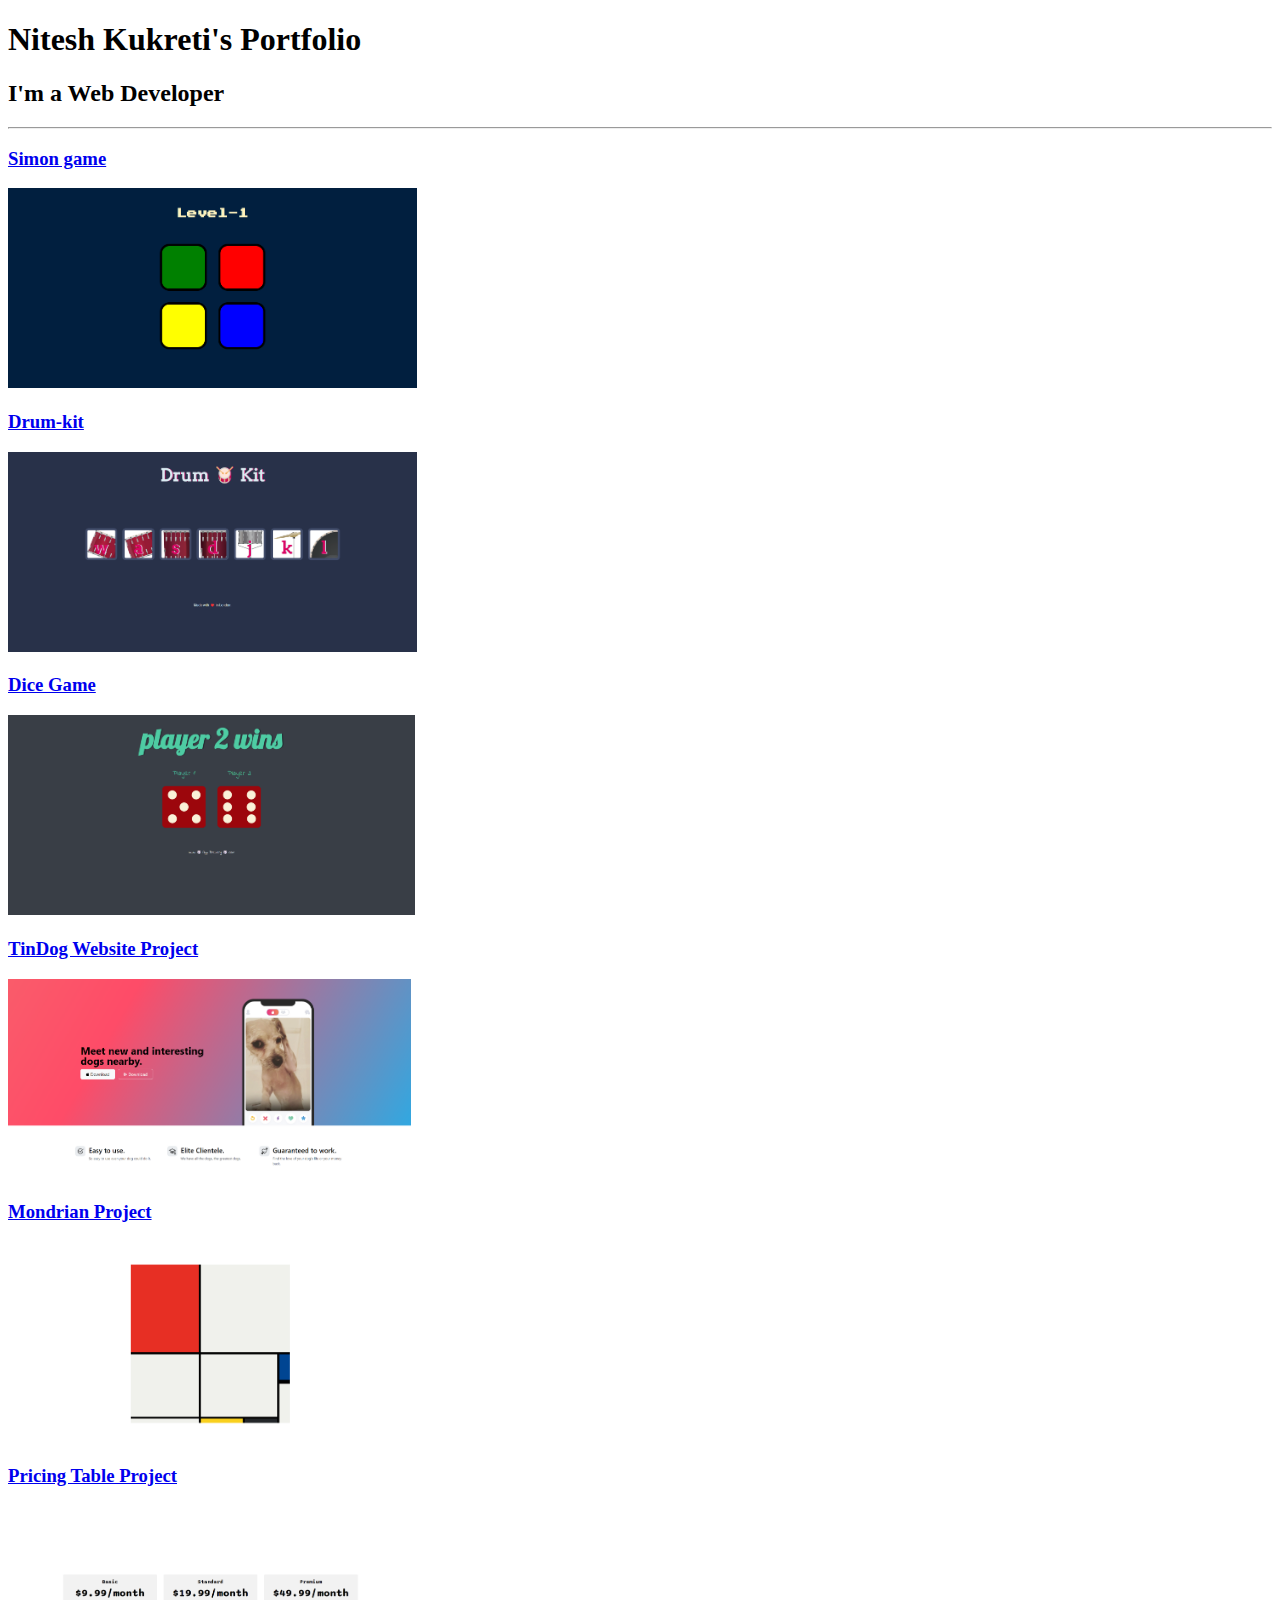
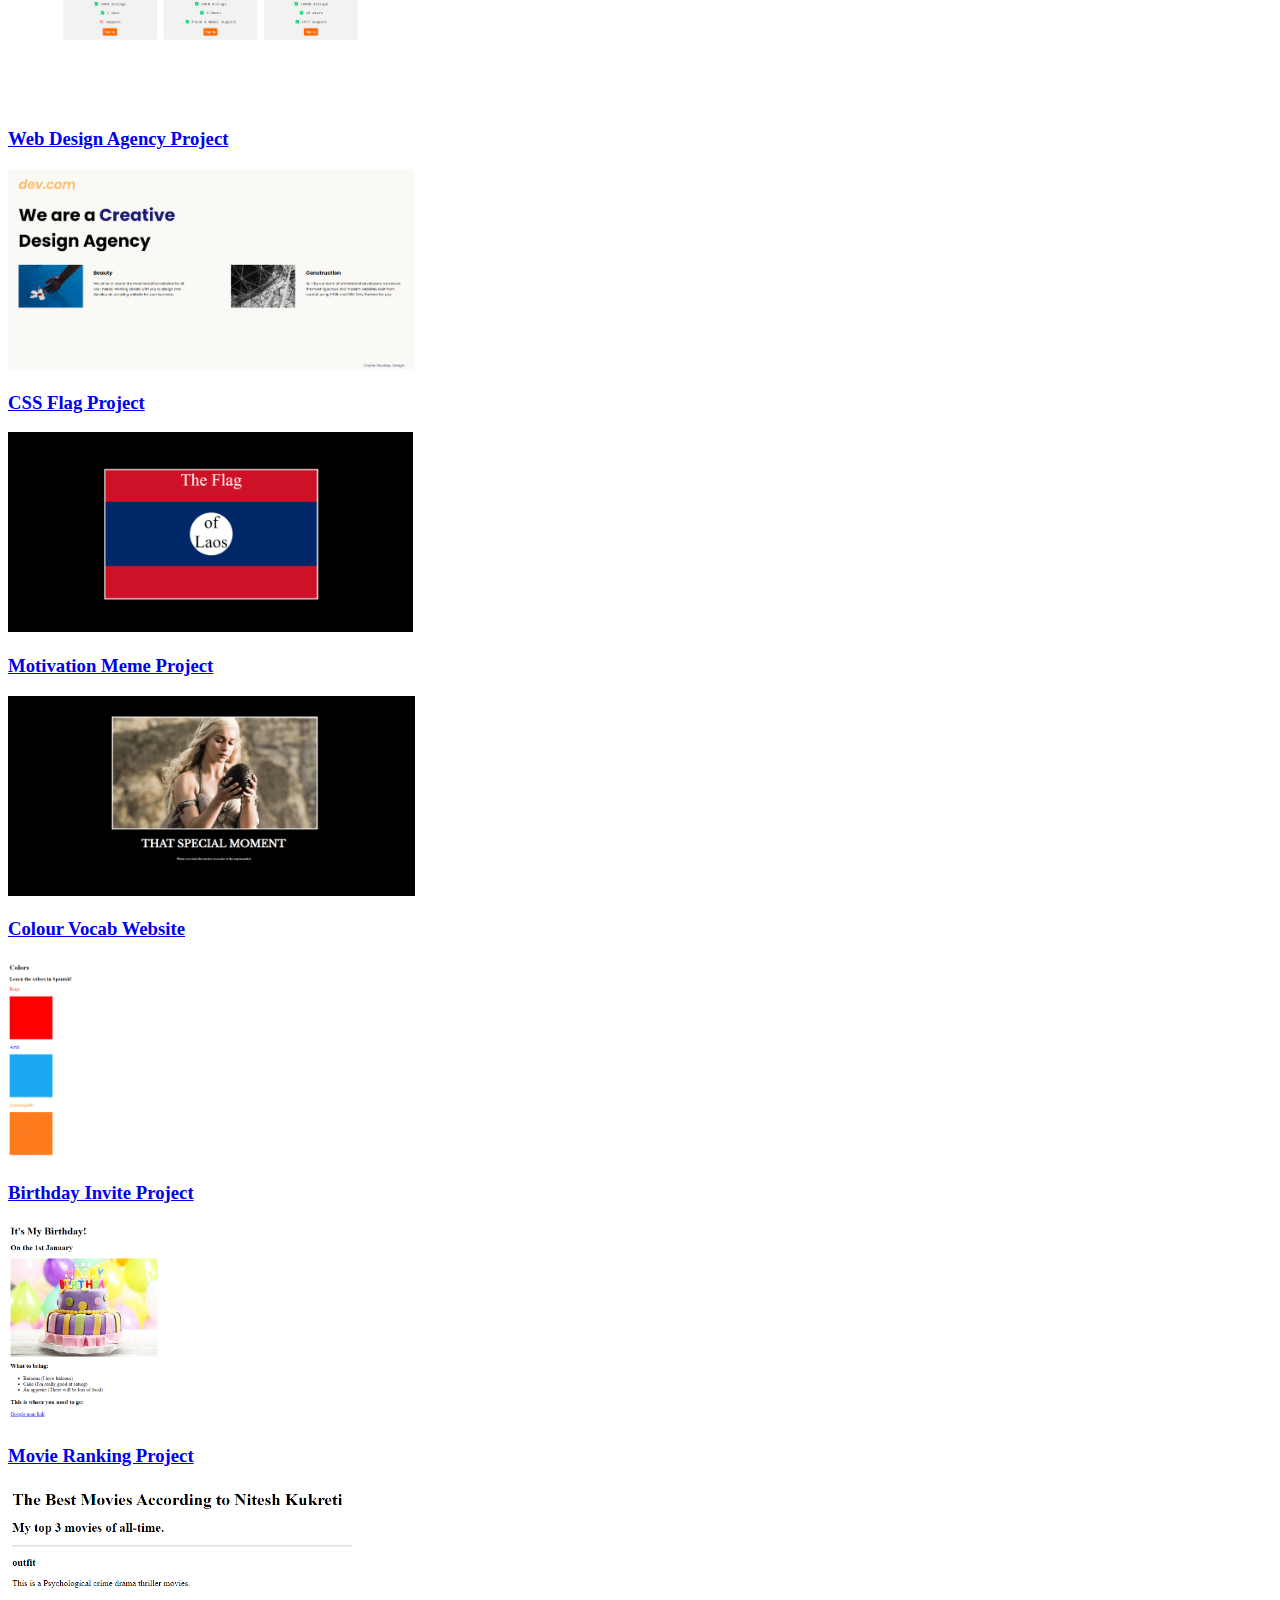
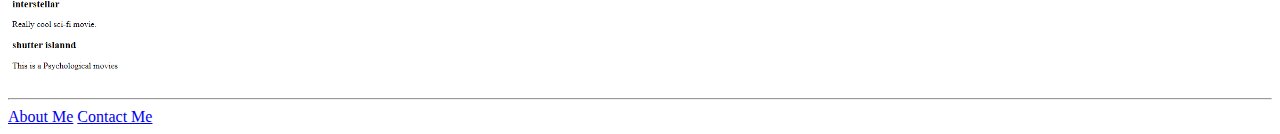
<file: index.html>
<!DOCTYPE html>
<html lang="en">
<head>
  <meta charset="UTF-8">
  <meta name="viewport" content="width=device-width, initial-scale=1.0">
  <title>Nitesh's Portfolio</title>
</head>
<body>
  <h1>Nitesh Kukreti's Portfolio</h1>
  <h2>I'm a Web Developer</h2>
  <hr />

<!--__________19__________-->
  <h3><a href="./public/index-19.html">Simon game</a></h3>
  <img src="./assets/output/output-19.png" height="200" alt="Simon game preview"/>

<!--__________18__________-->
  <h3><a href="./public/index-18.html">Drum-kit</a></h3>
  <img src="./assets/output/output-18.png" height="200" alt="Drum-kit preview"/>

<!--__________17__________-->
  <h3><a href="./public/index-17.html">Dice Game</a></h3>
  <img src="./assets/output/output-17.png" height="200" alt="Dice Game preview"/>

<!--__________11.3__________-->
  <h3><a href="./public/index-11.3.html">TinDog Website Project</a></h3>
  <img src="./assets/output/output-11.3.png" height="200" alt="tindog website project preview"/>

<!--__________10.3__________-->
<h3><a href="./public/index-10.3.html">Mondrian Project</a></h3>
  <img src="./assets/output/output-10.3.png" height="200" alt="mondrian project preview"/>

<!--__________9.5__________-->
<h3><a href="./public/index-9.5.html">Pricing Table Project</a></h3>
  <img src="./assets/output/output-9.5.png" height="200" alt="pricing table project preview"/>

<!--__________8.4__________-->
<h3><a href="./public/index-8.4.html">Web Design Agency Project</a></h3>
  <img src="./assets/output/output-8.4.png" height="200" alt="web design agency project preview"/>

<!--__________7.3__________-->
<h3><a href="./public/index-7.3.html">CSS Flag Project</a></h3>
  <img src="./assets/output/output-7.3.png" height="200" alt="css flag project preview"/>

  <!--__________6.4__________-->
  <h3><a href="./public/index-6.4.html">Motivation Meme Project</a></h3>
  <img src="./assets/output/output-6.4.png" height="200" alt="motivation meme project preview"/>

  <!--__________5.5__________-->
  <h3><a href="./public/index-5.5.html">Colour Vocab Website</a></h3>
  <img src="./assets/output/output-5.5.png" height="200" alt="colour vocab website project preview"/>

  <!--__________3.4__________-->
  <h3><a href="./public/index-3.4.html">Birthday Invite Project</a></h3>
  <img src="./assets/output/output-3.4.png" height="200" alt="birthday invite project preview"/>

  <!--__________2.4__________-->
  <h3><a href="./public/index-2.4.html">Movie Ranking Project</a></h3>
  <img src="./assets/output/output-2.4.png" height="200" alt="movie ranking project preview"/>

  <hr />
  <a href="./public/about.html">About Me</a>
  <a href="./public/contact.html">Contact Me</a>

</body>
</html>
</file>
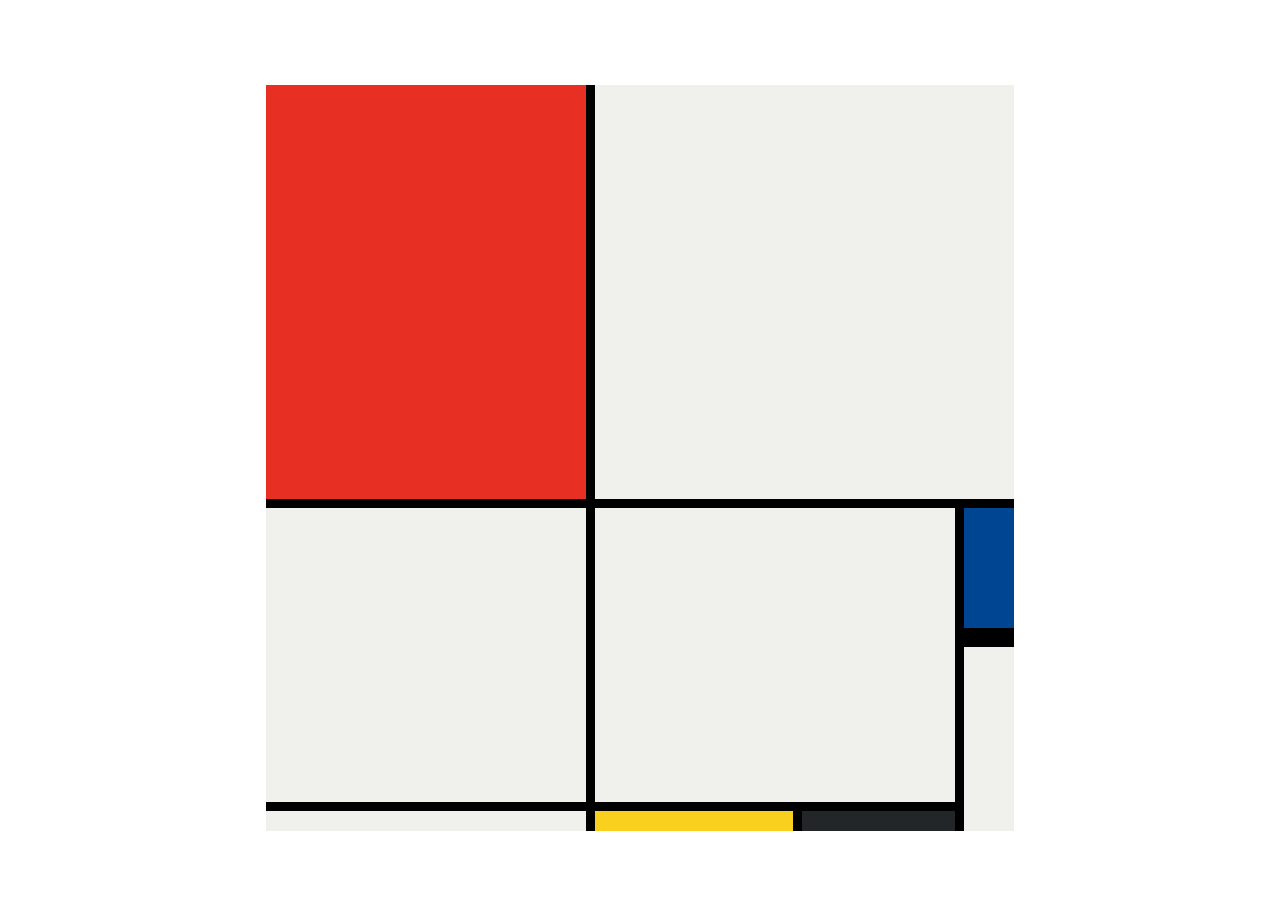
<file: public/index-10.3.html>
<!DOCTYPE html>
<html lang="en">

<head>
  <meta charset="UTF-8">
  <meta name="viewport" content="width=device-width, initial-scale=1.0">
  <title>Mondrian Project</title>
  <style>
    /* 
    Write your CSS here 
    Gap Colour: #000
    White: #F0F1EC
    Red: #E72F24
    Black: #232629
    Blue: #004592
    Yellow: #F9D01E

    For dimensions, see dimensions.png image.
    HINT: Remember you can't change the properties of grid lines.
    But grid lines are transparent!
    */
    .grandparent{
      display: flex;
      justify-content: center;
      align-items: center;
      height: 100vh;

    }

    .parent{

      display: grid;
      grid-template-rows: 414px 130px 155px 20px;
      grid-template-columns:320px 198px 153px 50px;
      gap: 9px;
      background-color:#000;
      width: fit-content;
      height: fit-content;
    }

    .red{
      background-color:#E72F24 ;
    }
    .white{
      background-color: #F0F1EC;
    }
    .blue{
      background-color:#004592 ;
    }
    .yellow{
      background-color:#F9D01E ;
    }
    .black{
      background-color:#232629 ;
    }

    .two{
      grid-area: 1/2/2/5;
    }

    .three{
      grid-area: 2/1/4/2;
    }
    
    .four{
      grid-area: 2/2/4/4;
    }

    .five{
      border-bottom: 10px solid black;
    }

    .six{
      grid-area: 3/4/-1/-1 ;
    }
    
  </style>
</head>

<body>
  <!-- Write your HTML here -->
  <div class="grandparent">
    <div class="parent">
        <div class="one red"></div>
        <div class="two white"></div>
        <div class="three white"></div>
        <div class="four white"></div>
        <div class="five blue"></div>
        <div class="six white"></div>
        <div class="seven white"></div>
        <div class="eight yellow"></div>
        <div class="nine black"></div>
      </div>
    </div>
</body>

</html>
</file>
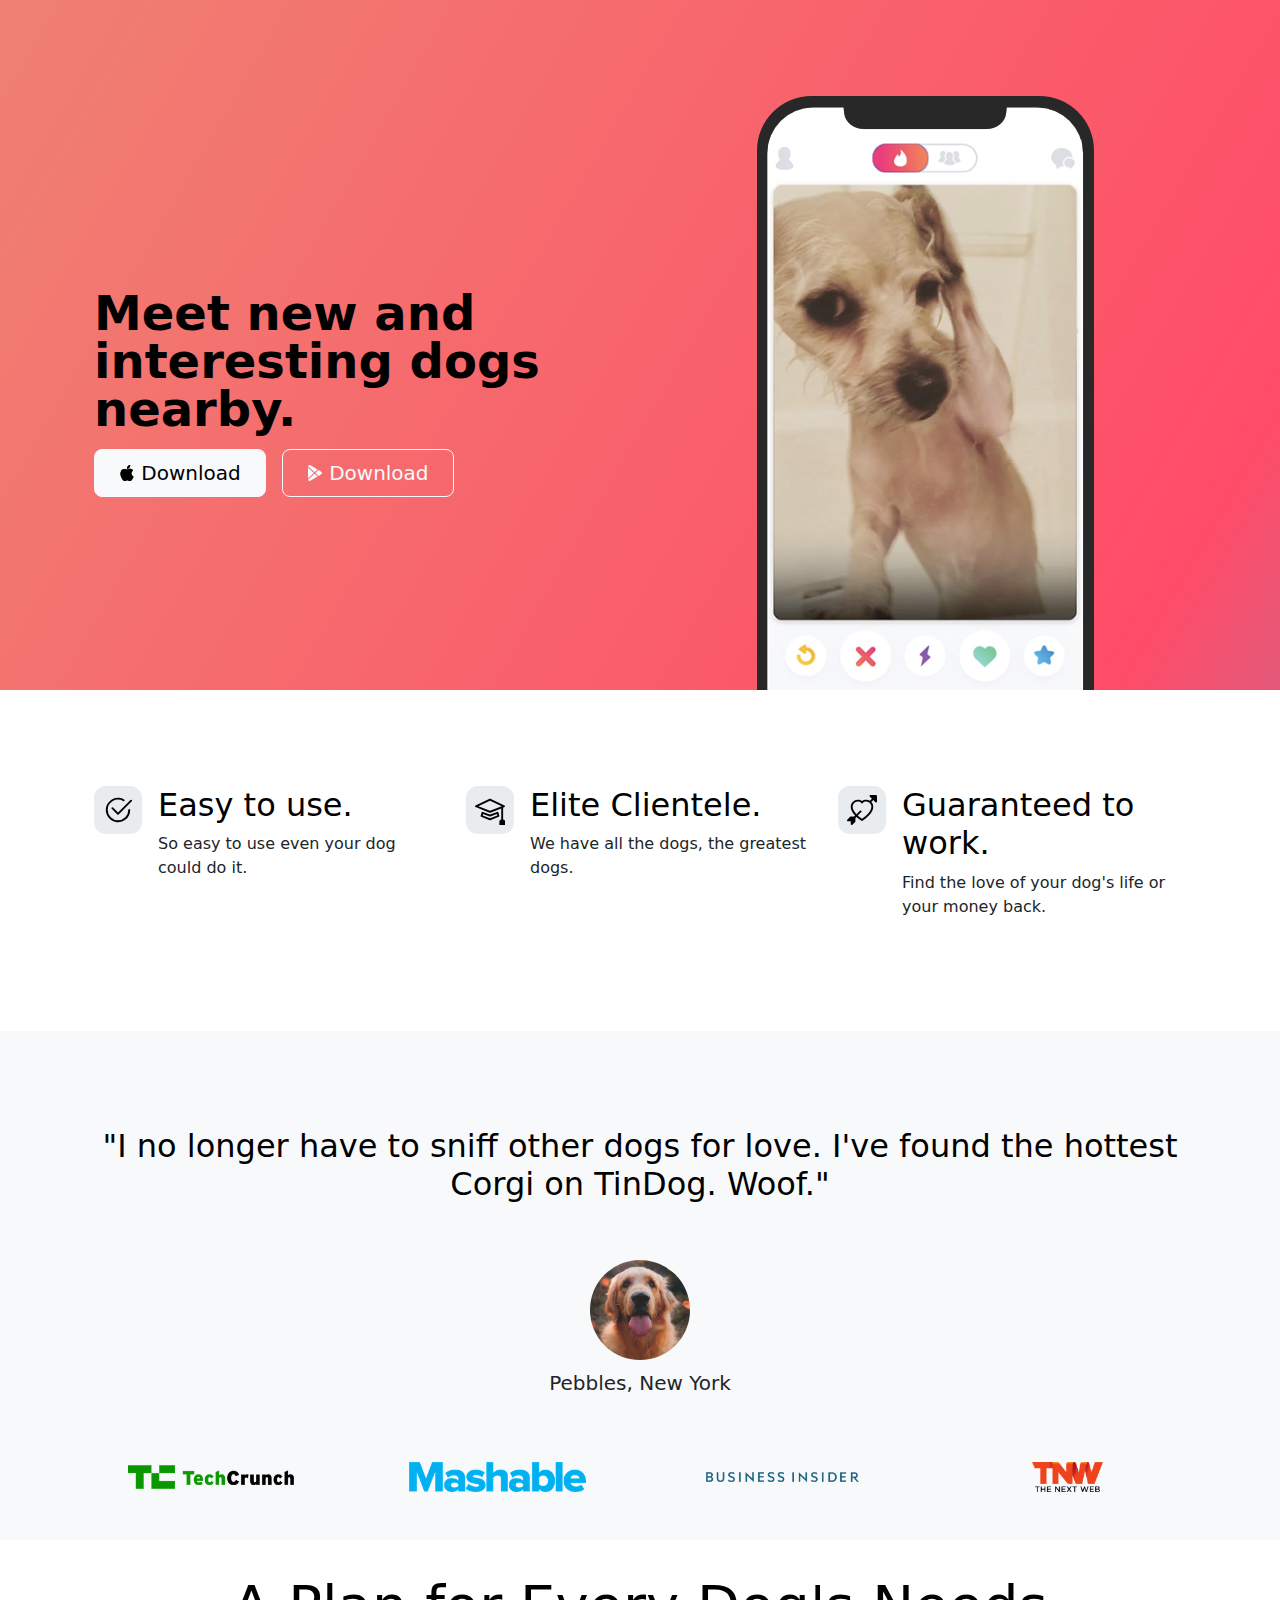
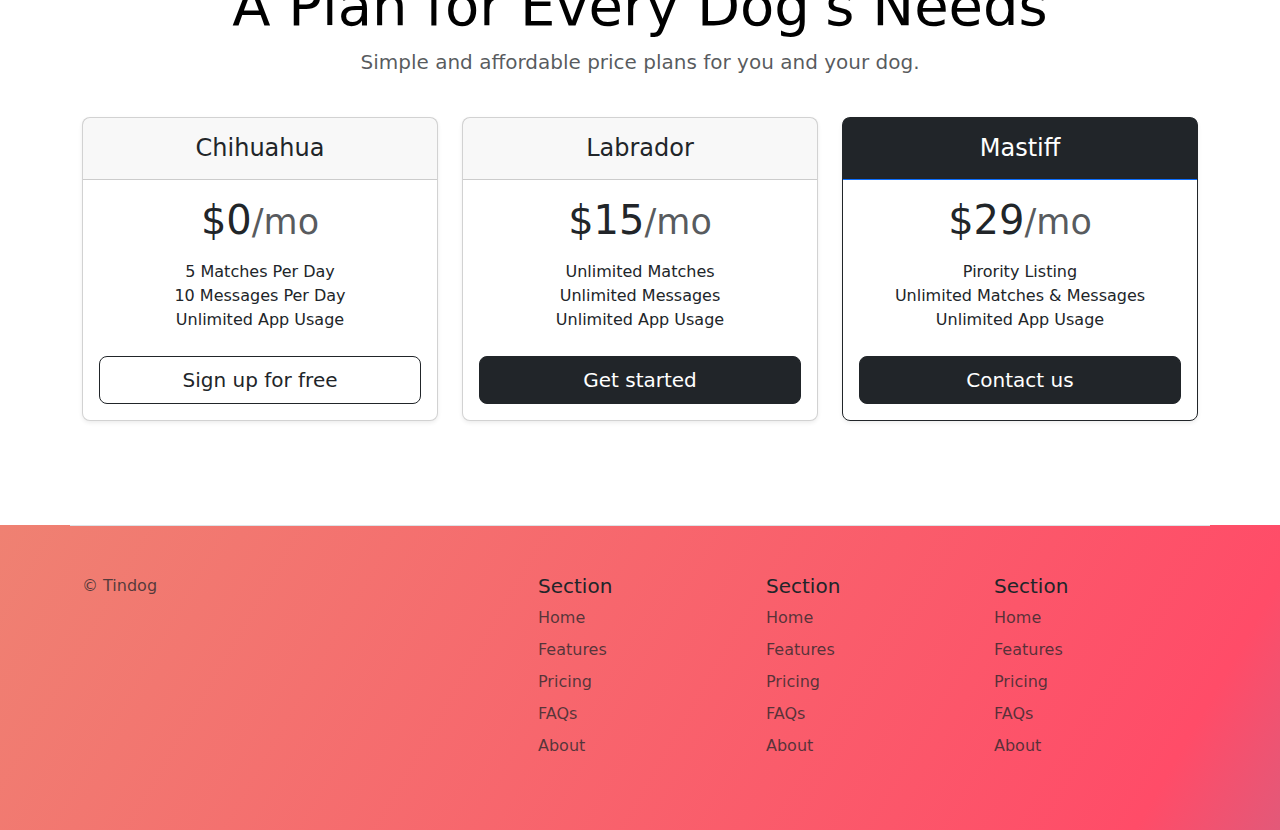
<file: public/index-11.3.html>
<!DOCTYPE html>
<html lang="en">

<head>
  <meta charset="UTF-8">
  <meta name="viewport" content="width=device-width, initial-scale=1.0">
  <link href="https://cdn.jsdelivr.net/npm/bootstrap@5.3.3/dist/css/bootstrap.min.css" rel="stylesheet"
    integrity="sha384-QWTKZyjpPEjISv5WaRU9OFeRpok6YctnYmDr5pNlyT2bRjXh0JMhjY6hW+ALEwIH" crossorigin="anonymous">
  <link rel="stylesheet" href="./style-11.3.css">
  <title>TinDog</title>
</head>

<body>

  <!-- Title -->
  <section id="title" class="gradient-background">
    <div class="container col-xxl-8 px-4 pt-5">
      <div class="row flex-lg-row-reverse align-items-center g-5 pt-5">
        <div class="col-10 col-sm-8 col-lg-6">
          <img src="../assets/images/11.3-iphone.png" class="d-block mx-lg-auto img-fluid" alt="Bootstrap Themes" height="200"
            loading="lazy">
        </div>
        <div class="col-lg-6">
          <h1 class="display-5 fw-bold text-body-emphasis lh-1 mb-3">Meet new and interesting dogs nearby.
          </h1>
          <div class="d-grid gap-2 d-md-flex justify-content-md-start">
            <button type="button" class="btn btn-light btn-lg px-4 me-md-2"> <svg xmlns="http://www.w3.org/2000/svg"
                width="16" height="16" fill="currentColor" class="bi bi-apple mb-1" viewBox="0 0 16 16">
                <path
                  d="M11.182.008C11.148-.03 9.923.023 8.857 1.18c-1.066 1.156-.902 2.482-.878 2.516.024.034 1.52.087 2.475-1.258.955-1.345.762-2.391.728-2.43Zm3.314 11.733c-.048-.096-2.325-1.234-2.113-3.422.212-2.189 1.675-2.789 1.698-2.854.023-.065-.597-.79-1.254-1.157a3.692 3.692 0 0 0-1.563-.434c-.108-.003-.483-.095-1.254.116-.508.139-1.653.589-1.968.607-.316.018-1.256-.522-2.267-.665-.647-.125-1.333.131-1.824.328-.49.196-1.422.754-2.074 2.237-.652 1.482-.311 3.83-.067 4.56.244.729.625 1.924 1.273 2.796.576.984 1.34 1.667 1.659 1.899.319.232 1.219.386 1.843.067.502-.308 1.408-.485 1.766-.472.357.013 1.061.154 1.782.539.571.197 1.111.115 1.652-.105.541-.221 1.324-1.059 2.238-2.758.347-.79.505-1.217.473-1.282Z" />
                <path
                  d="M11.182.008C11.148-.03 9.923.023 8.857 1.18c-1.066 1.156-.902 2.482-.878 2.516.024.034 1.52.087 2.475-1.258.955-1.345.762-2.391.728-2.43Zm3.314 11.733c-.048-.096-2.325-1.234-2.113-3.422.212-2.189 1.675-2.789 1.698-2.854.023-.065-.597-.79-1.254-1.157a3.692 3.692 0 0 0-1.563-.434c-.108-.003-.483-.095-1.254.116-.508.139-1.653.589-1.968.607-.316.018-1.256-.522-2.267-.665-.647-.125-1.333.131-1.824.328-.49.196-1.422.754-2.074 2.237-.652 1.482-.311 3.83-.067 4.56.244.729.625 1.924 1.273 2.796.576.984 1.34 1.667 1.659 1.899.319.232 1.219.386 1.843.067.502-.308 1.408-.485 1.766-.472.357.013 1.061.154 1.782.539.571.197 1.111.115 1.652-.105.541-.221 1.324-1.059 2.238-2.758.347-.79.505-1.217.473-1.282Z" />
              </svg> Download</button>
            <button type="button" class="btn btn-outline-light btn-lg px-4"><svg xmlns="http://www.w3.org/2000/svg"
                width="16" height="16" fill="currentColor" class="bi bi-google-play mb-1" viewBox="0 0 16 16">
                <path
                  d="M14.222 9.374c1.037-.61 1.037-2.137 0-2.748L11.528 5.04 8.32 8l3.207 2.96 2.694-1.586Zm-3.595 2.116L7.583 8.68 1.03 14.73c.201 1.029 1.36 1.61 2.303 1.055l7.294-4.295ZM1 13.396V2.603L6.846 8 1 13.396ZM1.03 1.27l6.553 6.05 3.044-2.81L3.333.215C2.39-.341 1.231.24 1.03 1.27Z" />
              </svg> Download</button>
          </div>
        </div>
      </div>
    </div>
  </section>


  <!-- Features -->
  <section id="features">
    <div class="container px-4 py-5" id="hanging-icons">
      <div class="row g-4 py-5 row-cols-1 row-cols-lg-3">
        <div class="col d-flex align-items-start">
          <div
            class="icon-square text-body-emphasis bg-body-secondary d-inline-flex align-items-center justify-content-center fs-4 flex-shrink-0 me-3">
            <svg xmlns="http://www.w3.org/2000/svg" height="30" fill="currentColor" class="bi bi-check2-circle"
              viewBox="0 0 16 16">
              <path
                d="M2.5 8a5.5 5.5 0 0 1 8.25-4.764.5.5 0 0 0 .5-.866A6.5 6.5 0 1 0 14.5 8a.5.5 0 0 0-1 0 5.5 5.5 0 1 1-11 0z" />
              <path
                d="M15.354 3.354a.5.5 0 0 0-.708-.708L8 9.293 5.354 6.646a.5.5 0 1 0-.708.708l3 3a.5.5 0 0 0 .708 0l7-7z" />
            </svg>
          </div>
          <div>
            <h3 class="fs-2 text-body-emphasis"> Easy to use.
            </h3>
            <p>So easy to use even your dog could do it.</p>
          </div>
        </div>
        <div class="col d-flex align-items-start">
          <div
            class="icon-square text-body-emphasis bg-body-secondary d-inline-flex align-items-center justify-content-center fs-4 flex-shrink-0 me-3">
            <svg xmlns="http://www.w3.org/2000/svg" height="30" fill="currentColor" class="bi bi-mortarboard"
              viewBox="0 0 16 16">
              <path
                d="M8.211 2.047a.5.5 0 0 0-.422 0l-7.5 3.5a.5.5 0 0 0 .025.917l7.5 3a.5.5 0 0 0 .372 0L14 7.14V13a1 1 0 0 0-1 1v2h3v-2a1 1 0 0 0-1-1V6.739l.686-.275a.5.5 0 0 0 .025-.917l-7.5-3.5ZM8 8.46 1.758 5.965 8 3.052l6.242 2.913L8 8.46Z" />
              <path
                d="M4.176 9.032a.5.5 0 0 0-.656.327l-.5 1.7a.5.5 0 0 0 .294.605l4.5 1.8a.5.5 0 0 0 .372 0l4.5-1.8a.5.5 0 0 0 .294-.605l-.5-1.7a.5.5 0 0 0-.656-.327L8 10.466 4.176 9.032Zm-.068 1.873.22-.748 3.496 1.311a.5.5 0 0 0 .352 0l3.496-1.311.22.748L8 12.46l-3.892-1.556Z" />
            </svg>
          </div>
          <div>
            <h3 class="fs-2 text-body-emphasis">Elite Clientele.</h3>
            <p>We have all the dogs, the greatest dogs.
            </p>
          </div>
        </div>
        <div class="col d-flex align-items-start">
          <div
            class="icon-square text-body-emphasis bg-body-secondary d-inline-flex align-items-center justify-content-center fs-4 flex-shrink-0 me-3">
            <svg xmlns="http://www.w3.org/2000/svg" height="30" fill="currentColor" class="bi bi-arrow-through-heart"
              viewBox="0 0 16 16">
              <path fill-rule="evenodd"
                d="M2.854 15.854A.5.5 0 0 1 2 15.5V14H.5a.5.5 0 0 1-.354-.854l1.5-1.5A.5.5 0 0 1 2 11.5h1.793l.53-.53c-.771-.802-1.328-1.58-1.704-2.32-.798-1.575-.775-2.996-.213-4.092C3.426 2.565 6.18 1.809 8 3.233c1.25-.98 2.944-.928 4.212-.152L13.292 2 12.147.854A.5.5 0 0 1 12.5 0h3a.5.5 0 0 1 .5.5v3a.5.5 0 0 1-.854.354L14 2.707l-1.006 1.006c.236.248.44.531.6.845.562 1.096.585 2.517-.213 4.092-.793 1.563-2.395 3.288-5.105 5.08L8 13.912l-.276-.182a21.86 21.86 0 0 1-2.685-2.062l-.539.54V14a.5.5 0 0 1-.146.354l-1.5 1.5Zm2.893-4.894A20.419 20.419 0 0 0 8 12.71c2.456-1.666 3.827-3.207 4.489-4.512.679-1.34.607-2.42.215-3.185-.817-1.595-3.087-2.054-4.346-.761L8 4.62l-.358-.368c-1.259-1.293-3.53-.834-4.346.761-.392.766-.464 1.845.215 3.185.323.636.815 1.33 1.519 2.065l1.866-1.867a.5.5 0 1 1 .708.708L5.747 10.96Z" />
            </svg>
          </div>
          <div>
            <h3 class="fs-2 text-body-emphasis">Guaranteed to work.</h3>
            <p>
              Find the love of your dog's life or your money back.
            </p>
          </div>
        </div>
      </div>
    </div>
  </section>


  <!-- Testimonial -->
  <section id="testimonial">
    <div class="p-5 text-center bg-body-tertiary">
      <div class="container py-5">
        <h2 class="text-body-emphasis">"I no longer have to sniff other dogs for love. I've found the hottest Corgi on
          TinDog. Woof."
        </h2>
        <img src="../assets/images/11.3-dog-img.jpg" alt="dog profile picture" class="profile-img mt-5">
        <p class="col-lg-8 mx-auto lead mt-2">
          Pebbles, New York
        </p>
      </div>

      <div class="container">
        <div class="row">
          <div class="col-lg-3 
          col-sm-12">
            <img src="../assets/images/11.3-techcrunch.png" alt="techcrunch" height="30">
          </div>
          <div class="col-lg-3 
          col-sm-12">
            <img src="../assets/images/11.3-mashable.png" alt="mashable" height="30">
          </div>
          <div class="col-lg-3 
          col-sm-12">
            <img src="../assets/images/11.3-bizinsider.png" alt="bizinsider" height="30">
          </div>
          <div class="col-lg-3 
          col-sm-12">
            <img src="../assets/images/11.3-tnw.png" alt="tnw" height="30">
          </div>
        </div>
      </div>
    </div>

  </section>


  <!-- Pricing -->
  <section id="pricing">
    <div class="container py-3">
      <header>

        <div class="pricing-header p-3 pb-md-4 mx-auto text-center">
          <h2 class="display-4 fw-normal text-body-emphasis">A Plan for Every Dog's Needs</h2>
          <p class="fs-5 text-body-secondary">Simple and affordable price plans for you and your dog.</p>
        </div>
      </header>

      <div class="row row-cols-1 row-cols-md-3 mb-3 text-center">
        <div class="col">
          <div class="card mb-4 rounded-3 shadow-sm">
            <div class="card-header py-3">
              <h4 class="my-0 fw-normal">Chihuahua</h4>
            </div>
            <div class="card-body">
              <h1 class="card-title pricing-card-title">$0<small class="text-body-secondary fw-light">/mo</small></h1>
              <ul class="list-unstyled mt-3 mb-4">
                <li>5 Matches Per Day
                </li>
                <li>10 Messages Per Day</li>
                <li>Unlimited App Usage</li>
              </ul>
              <button type="button" class="w-100 btn btn-lg btn-outline-dark">Sign up for free</button>
            </div>
          </div>
        </div>
        <div class="col">
          <div class="card mb-4 rounded-3 shadow-sm">
            <div class="card-header py-3">
              <h4 class="my-0 fw-normal">Labrador</h4>
            </div>
            <div class="card-body">
              <h1 class="card-title pricing-card-title">$15<small class="text-body-secondary fw-light">/mo</small></h1>
              <ul class="list-unstyled mt-3 mb-4">
                <li>Unlimited Matches</li>
                <li>Unlimited Messages</li>
                <li>Unlimited App Usage</li>
              </ul>
              <button type="button" class="w-100 btn btn-lg btn-dark">Get started</button>
            </div>
          </div>
        </div>
        <div class="col">
          <div class="card mb-4 rounded-3 shadow-sm border-dark">
            <div class="card-header py-3 text-bg-dark border-primary">
              <h4 class="my-0 fw-normal">Mastiff</h4>
            </div>
            <div class="card-body">
              <h1 class="card-title pricing-card-title">$29<small class="text-body-secondary fw-light">/mo</small></h1>
              <ul class="list-unstyled mt-3 mb-4">
                <li>Pirority Listing</li>
                <li>Unlimited Matches & Messages</li>
                <li>Unlimited App Usage</li>
              </ul>
              <button type="button" class="w-100 btn btn-lg btn-dark">Contact us</button>
            </div>
          </div>
        </div>
      </div>
    </div>
  </section>


  <!-- Footer -->
  <section id="contact" class="gradient-background">
    <div class="container ">
      <footer class="row row-cols-1 row-cols-sm-2 row-cols-md-5 py-5 mt-5 border-top">
        <div class="col mb-3">

          <p class="text-body-secondary">© Tindog</p>
        </div>

        <div class="col mb-3">

        </div>

        <div class="col mb-3">
          <h5>Section</h5>
          <ul class="nav flex-column">
            <li class="nav-item mb-2"><a href="#" class="nav-link p-0 text-body-secondary">Home</a></li>
            <li class="nav-item mb-2"><a href="#" class="nav-link p-0 text-body-secondary">Features</a></li>
            <li class="nav-item mb-2"><a href="#" class="nav-link p-0 text-body-secondary">Pricing</a></li>
            <li class="nav-item mb-2"><a href="#" class="nav-link p-0 text-body-secondary">FAQs</a></li>
            <li class="nav-item mb-2"><a href="#" class="nav-link p-0 text-body-secondary">About</a></li>
          </ul>
        </div>

        <div class="col mb-3">
          <h5>Section</h5>
          <ul class="nav flex-column">
            <li class="nav-item mb-2"><a href="#" class="nav-link p-0 text-body-secondary">Home</a></li>
            <li class="nav-item mb-2"><a href="#" class="nav-link p-0 text-body-secondary">Features</a></li>
            <li class="nav-item mb-2"><a href="#" class="nav-link p-0 text-body-secondary">Pricing</a></li>
            <li class="nav-item mb-2"><a href="#" class="nav-link p-0 text-body-secondary">FAQs</a></li>
            <li class="nav-item mb-2"><a href="#" class="nav-link p-0 text-body-secondary">About</a></li>
          </ul>
        </div>

        <div class="col mb-3">
          <h5>Section</h5>
          <ul class="nav flex-column">
            <li class="nav-item mb-2"><a href="#" class="nav-link p-0 text-body-secondary">Home</a></li>
            <li class="nav-item mb-2"><a href="#" class="nav-link p-0 text-body-secondary">Features</a></li>
            <li class="nav-item mb-2"><a href="#" class="nav-link p-0 text-body-secondary">Pricing</a></li>
            <li class="nav-item mb-2"><a href="#" class="nav-link p-0 text-body-secondary">FAQs</a></li>
            <li class="nav-item mb-2"><a href="#" class="nav-link p-0 text-body-secondary">About</a></li>
          </ul>
        </div>
      </footer>
    </div>
  </section>

</body>
</html>
</file>
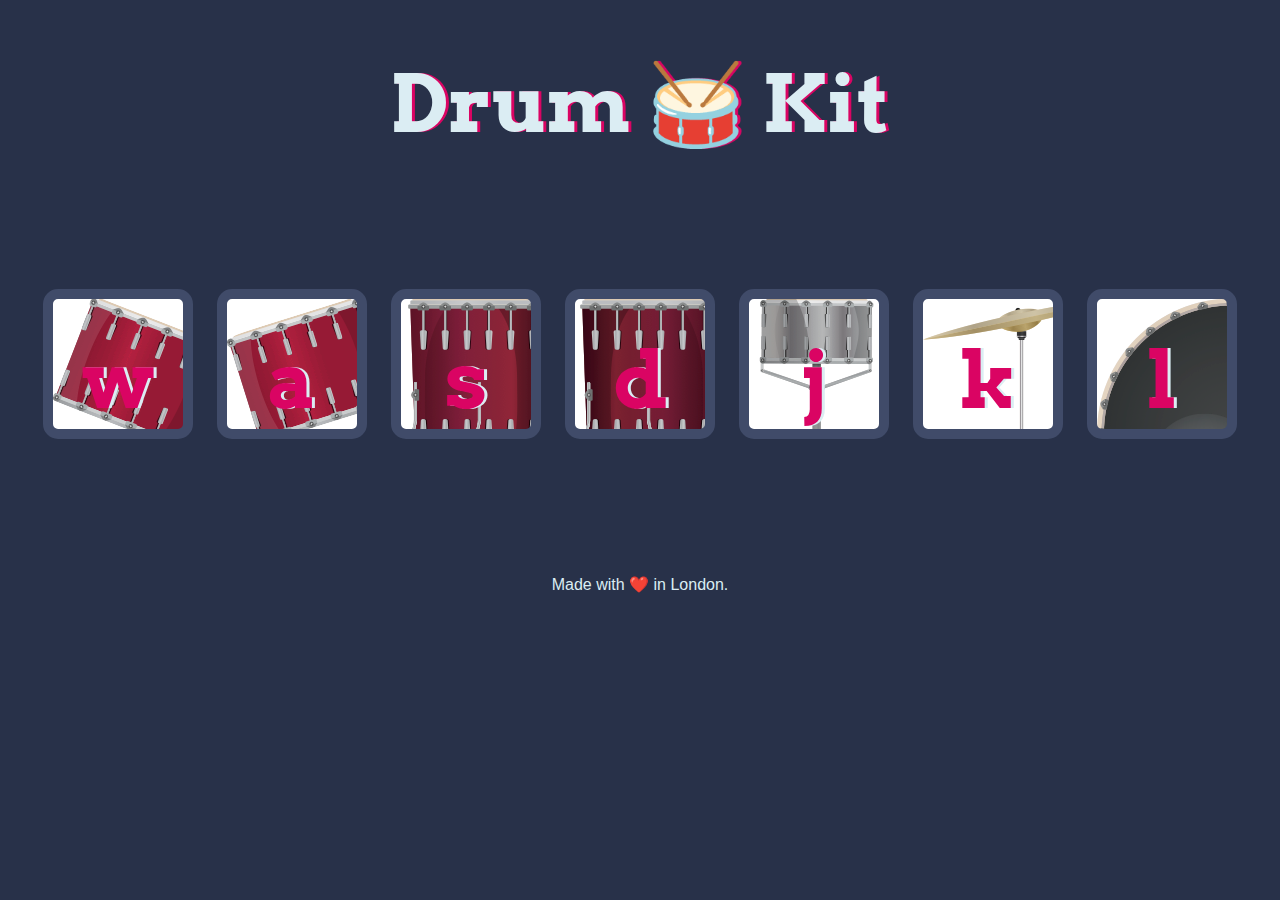
<file: public/index-18.html>
<!DOCTYPE html>
<html lang="en" dir="ltr">

<head>
  <meta charset="utf-8">
  <title>Drum Kit</title>
  <link rel="stylesheet" href="./styles-18.css">
  <link href="https://fonts.googleapis.com/css?family=Arvo" rel="stylesheet">
</head>

<body>

  <h1 id="title">Drum 🥁 Kit</h1>
  <div class="set">
    <button class="w drum">w</button>
    <button class="a drum">a</button>
    <button class="s drum">s</button>
    <button class="d drum">d</button>
    <button class="j drum">j</button>
    <button class="k drum">k</button>
    <button class="l drum">l</button>
  </div>


  <footer>
    Made with ❤️ in London.
  </footer>

  <script src="./index-18.js" charset="utf-8"></script>
</body>

</html>
</file>
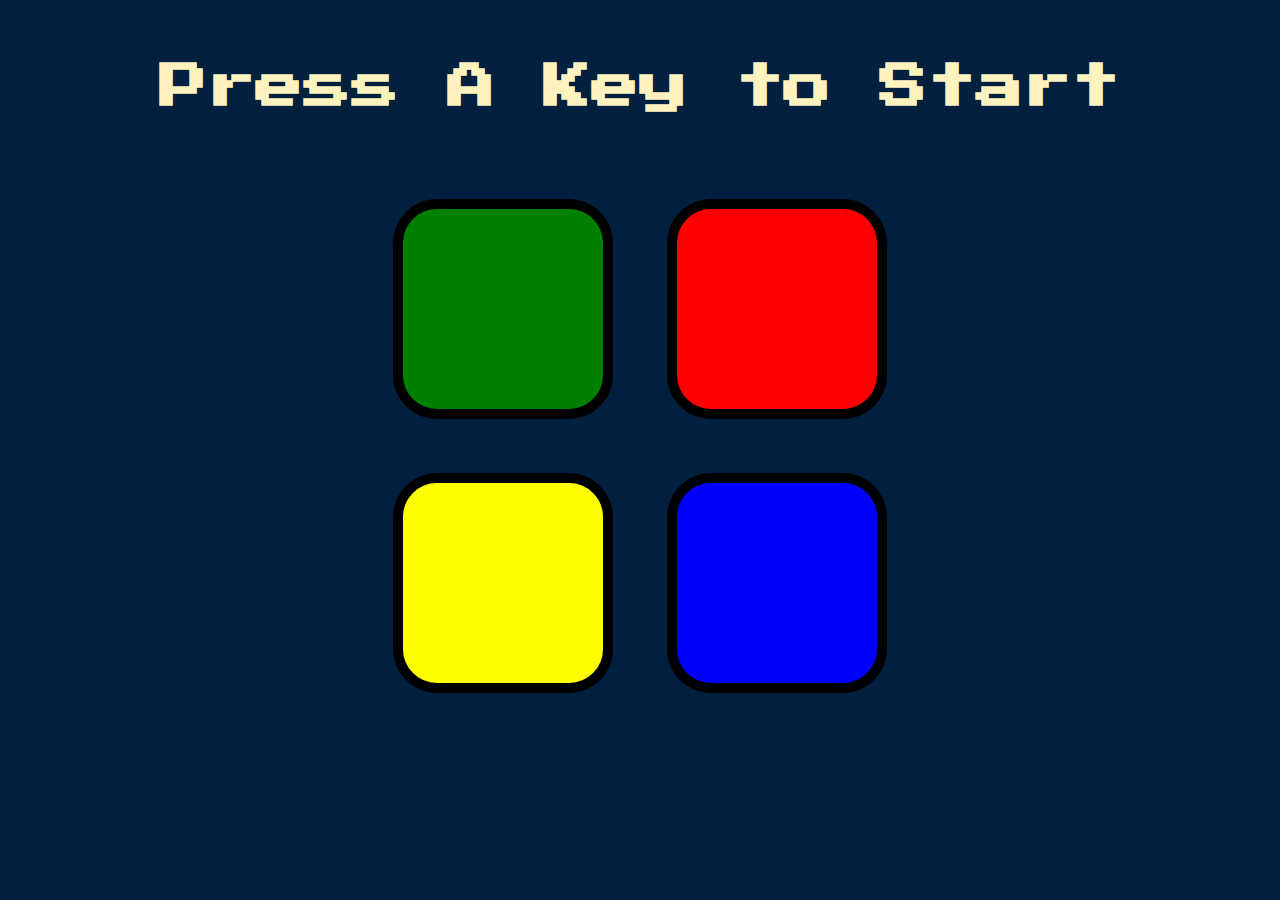
<file: public/index-19.html>
<!DOCTYPE html>
<html lang="en" dir="ltr">

<head>
  <meta charset="utf-8">
  <title>Simon</title>
  <link rel="stylesheet" href="styles-19.css">
  <link href="https://fonts.googleapis.com/css?family=Press+Start+2P" rel="stylesheet">
  <script src="https://ajax.googleapis.com/ajax/libs/jquery/3.6.0/jquery.min.js"></script>

</head>

<body>
  <h1 id="level-title">Press A Key to Start</h1>
  <div class="container">
    <div class="row">

      <div type="button" id="green" class="btn green">

      </div>

      <div type="button" id="red" class="btn red">

      </div>
    </div>

    <div class="row">

      <div type="button" id="yellow" class="btn yellow">

      </div>
      <div type="button" id="blue" class="btn blue">

      </div>

    </div>

  </div>

  
  <script src="./index-19.js"> </script>


</body>

</html>
</file>
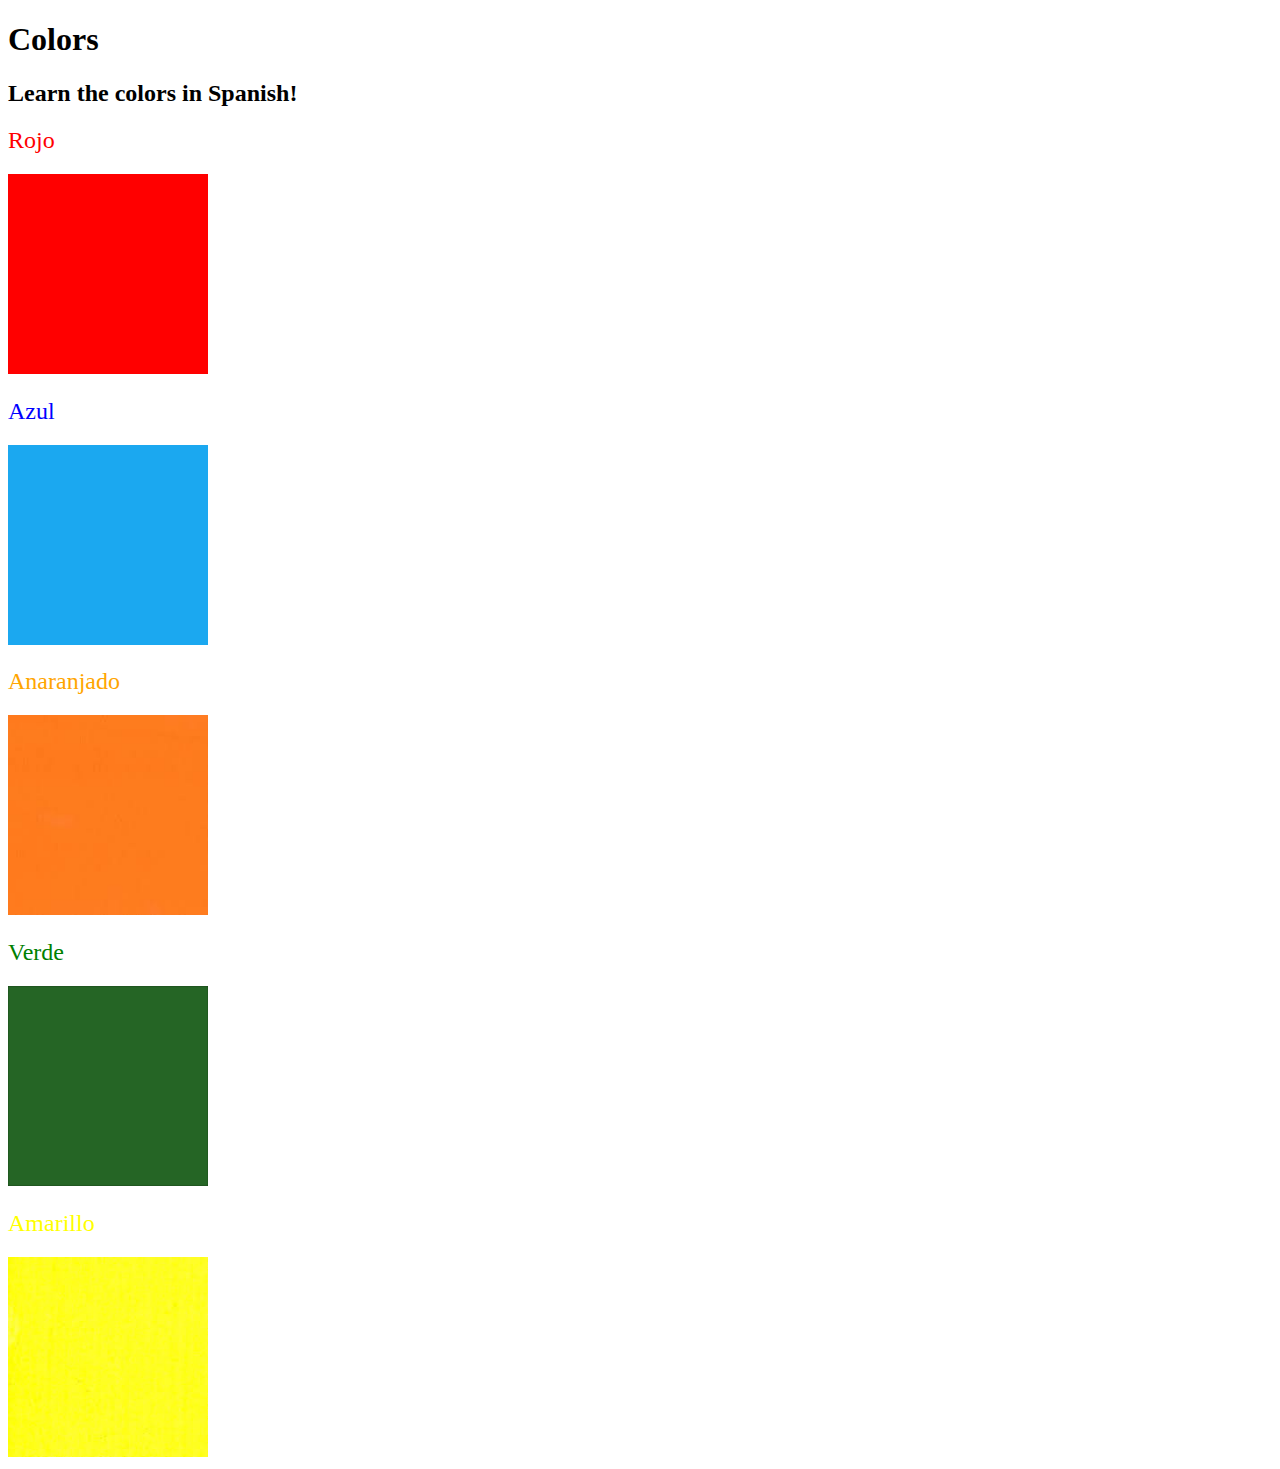
<file: public/index-5.5.html>
<!DOCTYPE html>
<html lang="en">
  <head>
    <meta charset="UTF-8" />
    <title>Spanish Vocabulary</title>
    <link rel="stylesheet" href="./style-5.5.css" />
  </head>

  <body>
    <h1>Colors</h1>
    <h2>Learn the colors in Spanish!</h2>
    <h2 class="color-title" id="red">Rojo</h2>
    <img src="../assets/images/5.5-red.png" alt="red" />

    <h2 class="color-title" id="blue">Azul</h2>
    <img src="../assets/images/5.5-blue.png" alt="blue" />

    <h2 class="color-title" id="orange">Anaranjado</h2>
    <img src="../assets/images/5.5-orange.png" alt="orange" />

    <h2 class="color-title" id="green">Verde</h2>
    <img src="../assets/images/5.5-green.png" alt="green" />

    <h2 class="color-title" id="yellow">Amarillo</h2>
    <img src="../assets/images/5.5-yellow.png" alt="yellow" />
  </body>
</html>
</file>
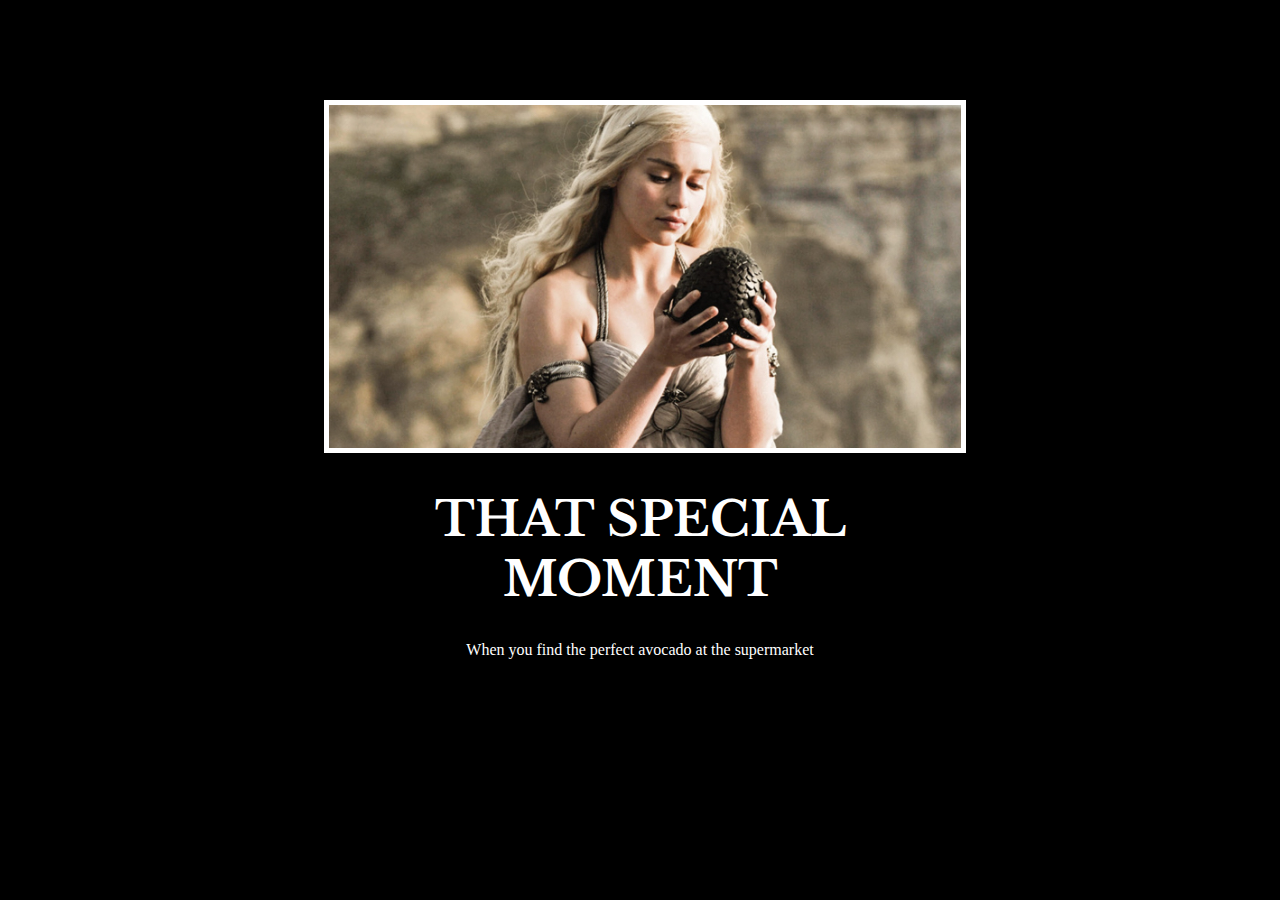
<file: public/index-6.4.html>
<!DOCTYPE html>
<html lang="en">
<head>
  <meta charset="UTF-8">
  <meta name="viewport" content="width=device-width, initial-scale=1.0">
  <title>Motivation Meme Project</title>
  <link rel="stylesheet" href="./style-6.4.css">
  <link href="https://fonts.googleapis.com/css2?family=Libre+Baskerville&display=swap" rel="stylesheet">

</head>
<body>
  <div>
  <img src="../assets/images/6.4-daenerys.jpeg" alt="scene of daenerys holding the dragon egg in her hand for the first time">
  <h1 class="class" draggable="true" id="id">that special moment</h1>
  <p>When you find the perfect avocado at the supermarket</p>
</div>
</body>
</html>
</file>
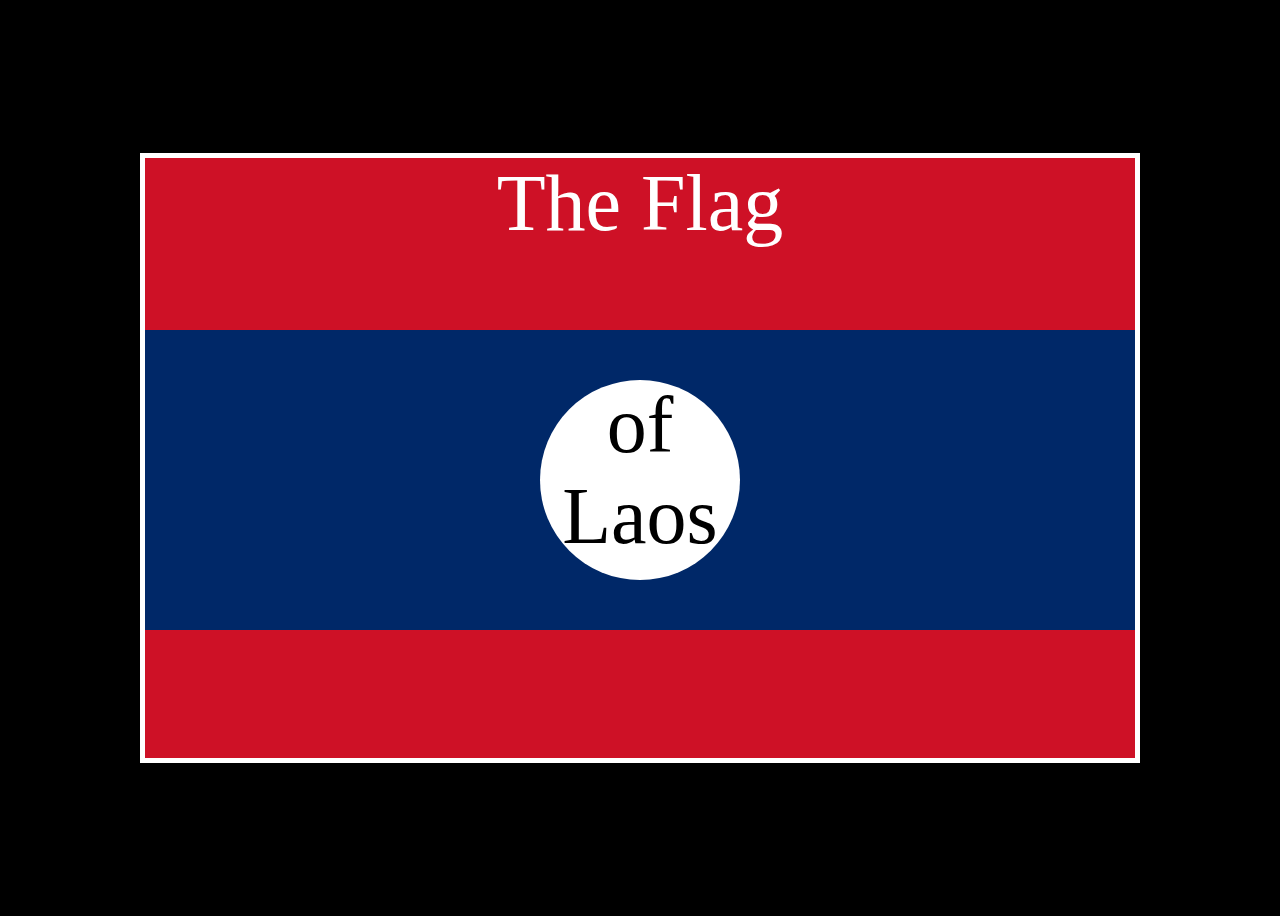
<file: public/index-7.3.html>
<!DOCTYPE html>
<html lang="en">

<head>
  <meta charset="UTF-8">
  <title>CSS Flag Project</title>
  <style>
    /* Write your CSS Code here */
    html{
      background-color: black;
    }

    .flag{
      width: 990px;
      height: 600px;
      border: 5px solid white;
      background-color: #CE1126;
      color: white;
    }

    .container{
      height: 100vh;
      display: flex;
      align-items: center;
      justify-content: center;
    }

    .flag>div{
      width: 990px;
      height: 300px;
      background-color: #002868;
      position: absolute;
      top: 330px;
    }

    .flag div div{
      width: 200px;
      height: 200px;
      background-color: white;
      border-radius: 50%;
      color: black;
      position: relative;
      left: 395px;
      top: 50px;
    }

    p{
      text-align: center;
      font-size: 5rem;
      padding: 0px;
      margin: 0px;

    }

    
  </style>
</head>

<!-- 
Hint 1: The flag is 900px by 600px and the circle is 200px by 200px.
Hint 2: You can use CSS inspection to get the colors from
https://appbrewery.github.io/flag-of-laos/
-->

<body>
  <div class="container">
    <div class="flag">
      <p>The Flag</p>
      <div>
        <div>
          <p>of Laos</p>
        </div>
      </div>
    </div>
</div>
</body>

</html>
</file>
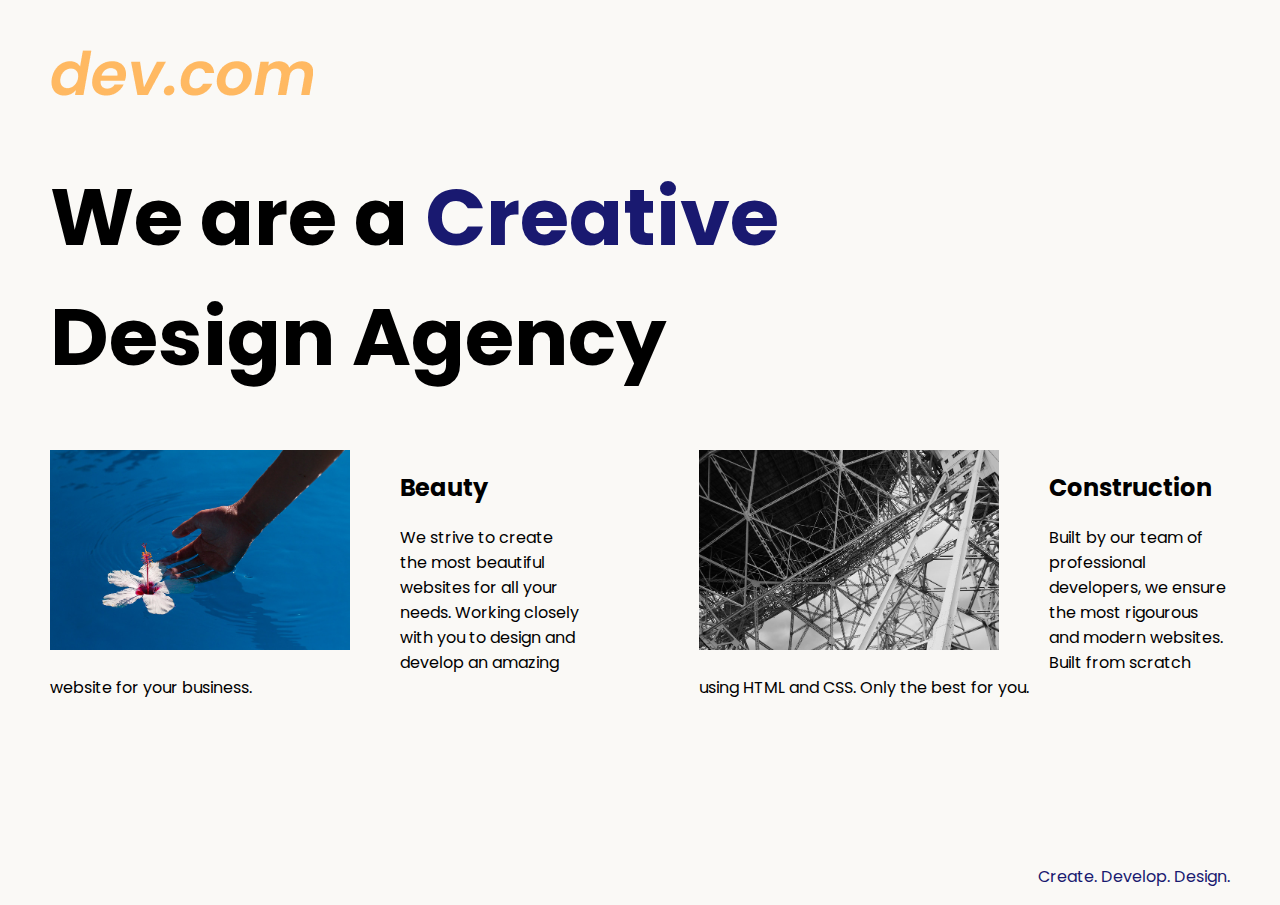
<file: public/index-8.4.html>
<!DOCTYPE html>
<html lang="en">

<head>
  <meta charset="UTF-8">
  <meta name="viewport" content="width=device-width, initial-scale=1.0">
  <title>Web Design Agency</title>
  <link rel="stylesheet" href="../public/style-8.4.css">
  <link rel="preconnect" href="https://fonts.googleapis.com">
  <link rel="preconnect" href="https://fonts.gstatic.com" crossorigin>
  <link href="https://fonts.googleapis.com/css2?family=Poppins:wght@400;700&display=swap" rel="stylesheet">
</head>

<body>
  <div class="main">
    <img class="logo" src="../assets/images/8.4-logo.png" alt="logo">
    <h1>We are a <span class="creative">Creative</span><br> Design Agency</h1>
    <div class="left card"><img class="tile-image" src="../assets/images/8.4-beautiful.jpg" alt="hand and flower in water">
      <h2 class="card-title">Beauty</h2>
      <p class="card-text">We strive to create the most beautiful websites for all your needs. Working closely with you
        to
        design and
        develop an amazing website for your business.</p>
    </div>

    <div class="right card"><img class="tile-image" src="../assets/images/8.4-construction.jpg" alt="metal structure">
      <h2 class="card-title">Construction</h2>
      <p>Built by our team of professional developers, we ensure the most rigourous and modern websites. Built from
        scratch using HTML and CSS. Only the best for you.</p>
    </div>

  </div>
  <footer>
    <p>Create. Develop. Design.</p>
  </footer>
</body>

</html>
</file>
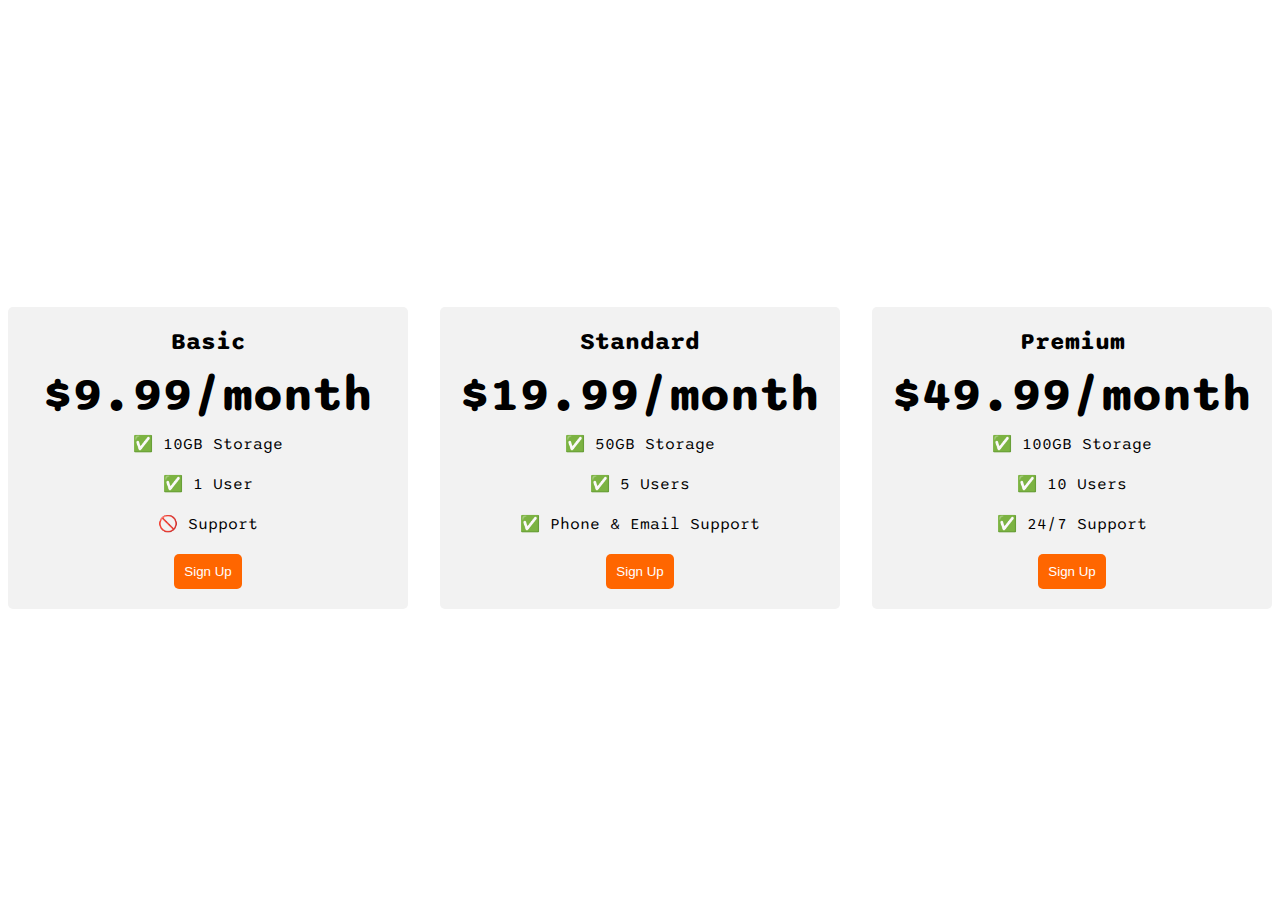
<file: public/index-9.5.html>
<!DOCTYPE html>
<html>
  <head>
    <title>Flexbox Pricing Table</title>
    <link rel="preconnect" href="https://fonts.googleapis.com" />
    <link rel="preconnect" href="https://fonts.gstatic.com" crossorigin />
    <link
      href="https://fonts.googleapis.com/css2?family=Sono:wght@400;700&display=swap"
      rel="stylesheet"
    />
    <style>
      html{
        align-items: center;
      }
      body {
        font-family: "Sono", sans-serif;
      }

      .pricing-container{
        display: flex;
        justify-content: center;
        align-items: center;
        height: 100vh;
        gap: 2rem;
      }

      .pricing-plan{
        background-color: #f2f2f2;
        height: fit-content;
        max-width: 400px;
        padding: 20px;
        text-align: center;
        flex: 1;
        border-radius: 5px;
      }

      .plan-title{
        font-size: 24px;
        font-weight: bold;
        margin-bottom: 10px;
      }

      .plan-price{
        font-size: 48px;
        font-weight: bold;
        margin-bottom: 10px;
      }

      .plan-features>li{
        margin-bottom: 20px;
      }

      .plan-features{
        list-style: none;
        padding: 0;
        margin: 0;
      }

      .plan-button {
      padding: 10px;
      background-color: #ff6600;
      color: #fff;
      border-radius: 5px;
      border: none;}

      @media (max-width: 1250px) {
      .pricing-container {
        flex-direction: column;
        height: 100%;
      }
    }


    </style>
  </head>

  <body>
    <div class="pricing-container">
      <div class="pricing-plan">
        <div class="plan-title">Basic</div>
        <div class="plan-price">$9.99/month</div>
        <ul class="plan-features">
          <li>✅ 10GB Storage</li>
          <li>✅ 1 User</li>
          <li>🚫 Support</li>
        </ul>
        <button class="plan-button">Sign Up</button>
      </div>
      <div class="pricing-plan">
        <div class="plan-title">Standard</div>
        <div class="plan-price">$19.99/month</div>
        <ul class="plan-features">
          <li>✅ 50GB Storage</li>
          <li>✅ 5 Users</li>
          <li>✅ Phone &amp; Email Support</li>
        </ul>
        <button class="plan-button">Sign Up</button>
      </div>
      <div class="pricing-plan">
        <div class="plan-title">Premium</div>
        <div class="plan-price">$49.99/month</div>
        <ul class="plan-features">
          <li>✅ 100GB Storage</li>
          <li>✅ 10 Users</li>
          <li>✅ 24/7 Support</li>
        </ul>
        <button class="plan-button">Sign Up</button>
      </div>
    </div>
  </body>
</html>
</file>
<file: public/style-11.3.css>
.gradient-background {
    background: linear-gradient(300deg, #00bfff, #ff4c68, #ef8172);
    background-size: 180% 180%;
    animation: gradient-animation 18s ease infinite;
  }
  
  @keyframes gradient-animation {
    0% {
      background-position: 0% 50%;
    }
    50% {
      background-position: 100% 50%;
    }
    100% {
      background-position: 0% 50%;
    }
  }
  
  .icon-square {
    width: 3rem;
    height: 3rem;
    border-radius: 0.75rem;
  }
  
  .profile-img {
    /* margin-top: 50px; */
    height: 100px;
    border-radius: 50%;
  }
</file>
<file: public/styles-18.css>
body {
  text-align: center;
  background-color: #283149;
}

h1 {
  font-size: 5rem;
  color: #DBEDF3;
  font-family: "Arvo", cursive;
  text-shadow: 3px 0 #DA0463;

}

footer {
  color: #DBEDF3;
  font-family: sans-serif;
}

.w {
  background-image: url(../assets/images/18-tom1.png);
}

.a {
  background-image: url(../assets/images/18-tom2.png);
}

.s {
  background-image: url(../assets/images/18-tom3.png);
}

.d {
  background-image: url(../assets/images/18-tom4.png);
}

.j {
  background-image: url(../assets/images/18-snare.png);
}

.k {
  background-image: url(../assets/images/18-crash.png);
}

.l {
  background-image: url(../assets/images/18-kick.png);
}

.set {
  margin: 10% auto;
}

.game-over {
  background-color: red;
  opacity: 0.8;
}

.pressed {
  box-shadow: 0 3px 4px 0 #DBEDF3;
  opacity: 0.5;
}

.red {
  color: red;
}

.drum {
  outline: none;
  border: 10px solid #404B69;
  font-size: 5rem;
  font-family: 'Arvo', cursive;
  line-height: 2;
  font-weight: 900;
  color: #DA0463;
  text-shadow: 3px 0 #DBEDF3;
  border-radius: 15px;
  display: inline-block;
  width: 150px;
  height: 150px;
  text-align: center;
  margin: 10px;
  background-color: white;
}
</file>
<file: public/styles-19.css>
body {
  text-align: center;
  background-color: #011F3F;
}

#level-title {
  font-family: 'Press Start 2P', cursive;
  font-size: 3rem;
  margin:  5%;
  color: #FEF2BF;
}

.container {
  display: block;
  width: 50%;
  margin: auto;

}

.btn {
  margin: 25px;
  display: inline-block;
  height: 200px;
  width: 200px;
  border: 10px solid black;
  border-radius: 20%;
}

.game-over {
  background-color: red;
  opacity: 0.8;
}

.red {
  background-color: red;
}

.green {
  background-color: green;
}

.blue {
  background-color: blue;
}

.yellow {
  background-color: yellow;
}

.pressed {
  box-shadow: 0 0 20px white;
  background-color: grey;
}
</file>
<file: public/style-5.5.css>
img {
    height: 200px;
    width: 200px;
  }
  
  .color-title {
    font-weight: normal;
  }
  
  #red {
    color: red;
  }
  
  #blue {
    color: blue;
  }
  
  #orange {
    color: orange;
  }
  
  #green {
    color: green;
  }
  
  #yellow {
    color: yellow;
  }
</file>
<file: public/style-6.4.css>
html{
    background-color: black;
    text-align: center;
}


img{
    border: 5px solid rgb(255, 255, 255);
    width: 100%;
}

div{
    width: 50%;
    margin-left: 25%;
    margin-top: 100px;
    color: rgb(255, 255, 255);


}


h1[draggable]{
    color: rgb(255, 255, 255);
}



h1{
    font-family: "Libre Baskerville", serif;
    font-size: 3rem;
    text-transform: uppercase;
    color: rgb(0, 0, 0);

}

.class{
    color: rgb(0, 0, 0);
}
</file>
<file: public/style-8.4.css>
body {
    font-family: "Poppins", sans-serif;
    margin: 50px 50px 0 50px;
    background-color: #faf9f6;
    display: flex;
    flex-direction: column;
    min-height: 95vh;
  }
  
  .creative {
    color: midnightblue;
  }
  
  .main {
    flex: 1;
  }
  
  h1 {
    font-size: 5rem;
  }
  
  footer {
    text-align: right;
    color: midnightblue;
  }
  
  div.left.card{
    float: left;
  }
  
  div.right.card{
    float: right;
  }
  
  .tile-image{
    float: left;
    height: 200px;
    margin-right: 50px;
  }
  
  .card{
    width: 45%;
  }
  
  @media (max-width: 680px) {
  
    .logo{
      width: 100px;
    }
  
    .creative {
      font-size: 3.5rem;
    }
  
    div.main>h1{
      font-size: 3.5rem;
      text-align: center;
    }
  
    .card{
      width: 100%;
      display: block;
    }
  
    .tile-image{
      width: 100%;
  
      object-fit: cover;
    }
  
    div>h2{
      padding-top: 192px;
      margin-bottom: 10px;
  
    }
    
    
    
    
  
  
  
  
  
  
  }
</file>
